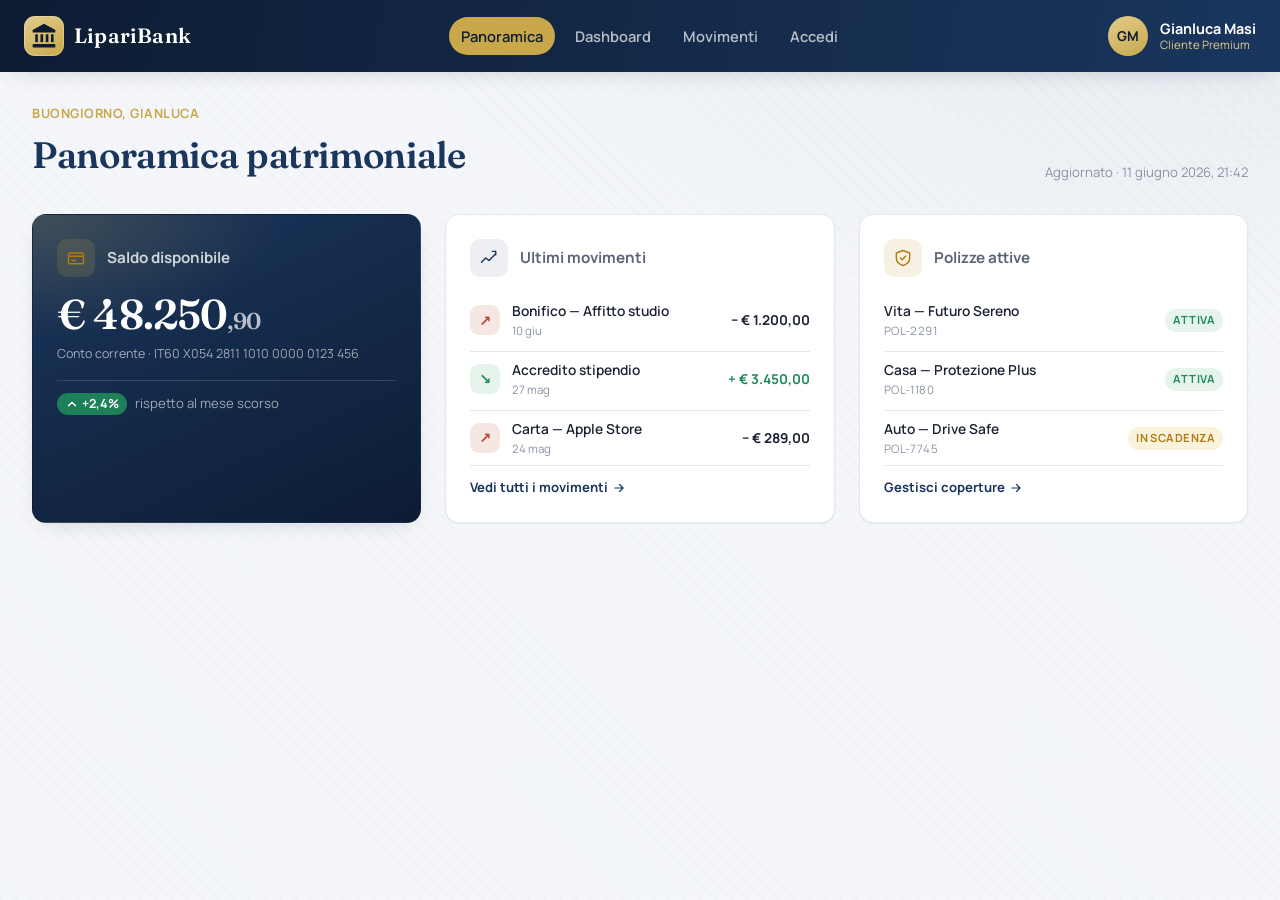
<file: Esercizio 2/index.html>
<!DOCTYPE html>
<html lang="it">
<head>
  <meta charset="UTF-8" />
  <meta name="viewport" content="width=device-width, initial-scale=1.0" />
  <meta name="description" content="LipariBank — Area riservata clienti. Gestisci saldo, movimenti e polizze." />
  <title>LipariBank · Area Riservata</title>

  <!-- Tipografia: Fraunces (display serif) + Manrope (corpo grotesque) -->
  <link rel="preconnect" href="https://fonts.googleapis.com" />
  <link rel="preconnect" href="https://fonts.gstatic.com" crossorigin />
  <link href="https://fonts.googleapis.com/css2?family=Fraunces:opsz,wght@9..144,400;9..144,500;9..144,600;9..144,700&family=Manrope:wght@400;500;600;700;800&display=swap" rel="stylesheet" />

  <link rel="stylesheet" href="css/styles.css" />
</head>
<body class="app">

  <!-- ============================ HEADER ============================ -->
  <header class="app-header">
    <!-- Logo -->
    <a class="app-header__brand" href="index.html" aria-label="LipariBank — Home">
      <span class="app-header__mark" aria-hidden="true">
        <svg viewBox="0 0 32 32" width="28" height="28" fill="none">
          <path d="M16 2 3 9v3h26V9L16 2Z" fill="currentColor"/>
          <rect x="6"  y="14" width="3" height="9" fill="currentColor"/>
          <rect x="12" y="14" width="3" height="9" fill="currentColor"/>
          <rect x="18" y="14" width="3" height="9" fill="currentColor"/>
          <rect x="24" y="14" width="3" height="9" fill="currentColor"/>
          <rect x="3"  y="25" width="26" height="4" rx="1" fill="currentColor"/>
        </svg>
      </span>
      <span class="app-header__name">LipariBank</span>
    </a>

    <!-- Nav -->
    <nav class="app-header__nav" aria-label="Navigazione primaria">
      <ul class="app-header__nav-list">
        <li><a class="app-header__nav-link app-header__nav-link--active" href="index.html" aria-current="page">Panoramica</a></li>
        <li><a class="app-header__nav-link" href="dashboard.html">Dashboard</a></li>
        <li><a class="app-header__nav-link" href="transactions.html">Movimenti</a></li>
        <li><a class="app-header__nav-link" href="login.html">Accedi</a></li>
      </ul>
    </nav>

    <!-- User info -->
    <div class="app-header__user">
      <span class="app-header__avatar" aria-hidden="true">GM</span>
      <span class="app-header__user-meta">
        <span class="app-header__user-name">Gianluca Masi</span>
        <span class="app-header__user-role">Cliente Premium</span>
      </span>
    </div>
  </header>

  <!-- ============================ SHELL ============================ -->
  <div class="shell">

    <!-- ----------------------- MAIN ----------------------- -->
    <main class="main" id="contenuto">
      <div class="main__head">
        <div>
          <p class="main__eyebrow">Buongiorno, Gianluca</p>
          <h1 class="main__title">Panoramica patrimoniale</h1>
        </div>
        <p class="main__date">Aggiornato · 11 giugno 2026, 21:42</p>
      </div>

      <section class="widgets" aria-label="Riepilogo conti">

        <!-- WIDGET · SALDO -->
        <article class="card card--feature">
          <header class="card__head">
            <span class="card__icon card__icon--gold" aria-hidden="true">
              <svg viewBox="0 0 24 24" width="20" height="20" fill="none" stroke="currentColor" stroke-width="1.7" stroke-linecap="round" stroke-linejoin="round">
                <rect x="3" y="6" width="18" height="13" rx="2"/><path d="M3 10h18"/><path d="M7 15h4"/>
              </svg>
            </span>
            <h2 class="card__title">Saldo disponibile</h2>
          </header>
          <p class="card__amount">€ 48.250<span class="card__decimals">,90</span></p>
          <p class="card__sub">Conto corrente · IT60 X054 2811 1010 0000 0123 456</p>
          <footer class="card__foot">
            <span class="card__trend card__trend--up">
              <svg viewBox="0 0 24 24" width="14" height="14" fill="none" stroke="currentColor" stroke-width="2.4" stroke-linecap="round" stroke-linejoin="round" aria-hidden="true"><path d="M6 15l6-6 6 6"/></svg>
              +2,4%
            </span>
            <span class="card__foot-label">rispetto al mese scorso</span>
          </footer>
        </article>

        <!-- WIDGET · MOVIMENTI -->
        <article class="card">
          <header class="card__head">
            <span class="card__icon" aria-hidden="true">
              <svg viewBox="0 0 24 24" width="20" height="20" fill="none" stroke="currentColor" stroke-width="1.7" stroke-linecap="round" stroke-linejoin="round">
                <path d="M3 17l5-5 4 3 8-8"/><path d="M16 4h4v4"/>
              </svg>
            </span>
            <h2 class="card__title">Ultimi movimenti</h2>
          </header>

          <ul class="txn">
            <li class="txn__row">
              <span class="txn__icon txn__icon--out" aria-hidden="true">↗</span>
              <span class="txn__body">
                <span class="txn__name">Bonifico — Affitto studio</span>
                <span class="txn__date">10 giu</span>
              </span>
              <span class="txn__amount txn__amount--out">− € 1.200,00</span>
            </li>
            <li class="txn__row">
              <span class="txn__icon txn__icon--in" aria-hidden="true">↘</span>
              <span class="txn__body">
                <span class="txn__name">Accredito stipendio</span>
                <span class="txn__date">27 mag</span>
              </span>
              <span class="txn__amount txn__amount--in">+ € 3.450,00</span>
            </li>
            <li class="txn__row">
              <span class="txn__icon txn__icon--out" aria-hidden="true">↗</span>
              <span class="txn__body">
                <span class="txn__name">Carta — Apple Store</span>
                <span class="txn__date">24 mag</span>
              </span>
              <span class="txn__amount txn__amount--out">− € 289,00</span>
            </li>
          </ul>

          <footer class="card__foot card__foot--link">
            <a class="card__link" href="#">Vedi tutti i movimenti
              <svg viewBox="0 0 24 24" width="14" height="14" fill="none" stroke="currentColor" stroke-width="2" stroke-linecap="round" stroke-linejoin="round" aria-hidden="true"><path d="M5 12h14M13 6l6 6-6 6"/></svg>
            </a>
          </footer>
        </article>

        <!-- WIDGET · POLIZZE -->
        <article class="card">
          <header class="card__head">
            <span class="card__icon card__icon--gold" aria-hidden="true">
              <svg viewBox="0 0 24 24" width="20" height="20" fill="none" stroke="currentColor" stroke-width="1.7" stroke-linecap="round" stroke-linejoin="round">
                <path d="M12 3l8 3v6c0 5-3.5 7.5-8 9-4.5-1.5-8-4-8-9V6l8-3Z"/><path d="M9 12l2 2 4-4"/>
              </svg>
            </span>
            <h2 class="card__title">Polizze attive</h2>
          </header>

          <ul class="policy">
            <li class="policy__row">
              <span class="policy__body">
                <span class="policy__name">Vita — Futuro Sereno</span>
                <span class="policy__id">POL-2291</span>
              </span>
              <span class="policy__state policy__state--active">Attiva</span>
            </li>
            <li class="policy__row">
              <span class="policy__body">
                <span class="policy__name">Casa — Protezione Plus</span>
                <span class="policy__id">POL-1180</span>
              </span>
              <span class="policy__state policy__state--active">Attiva</span>
            </li>
            <li class="policy__row">
              <span class="policy__body">
                <span class="policy__name">Auto — Drive Safe</span>
                <span class="policy__id">POL-7745</span>
              </span>
              <span class="policy__state policy__state--soon">In scadenza</span>
            </li>
          </ul>

          <footer class="card__foot card__foot--link">
            <a class="card__link" href="#">Gestisci coperture
              <svg viewBox="0 0 24 24" width="14" height="14" fill="none" stroke="currentColor" stroke-width="2" stroke-linecap="round" stroke-linejoin="round" aria-hidden="true"><path d="M5 12h14M13 6l6 6-6 6"/></svg>
            </a>
          </footer>
        </article>

      </section>
    </main>
  </div>
</body>
</html>
</file>
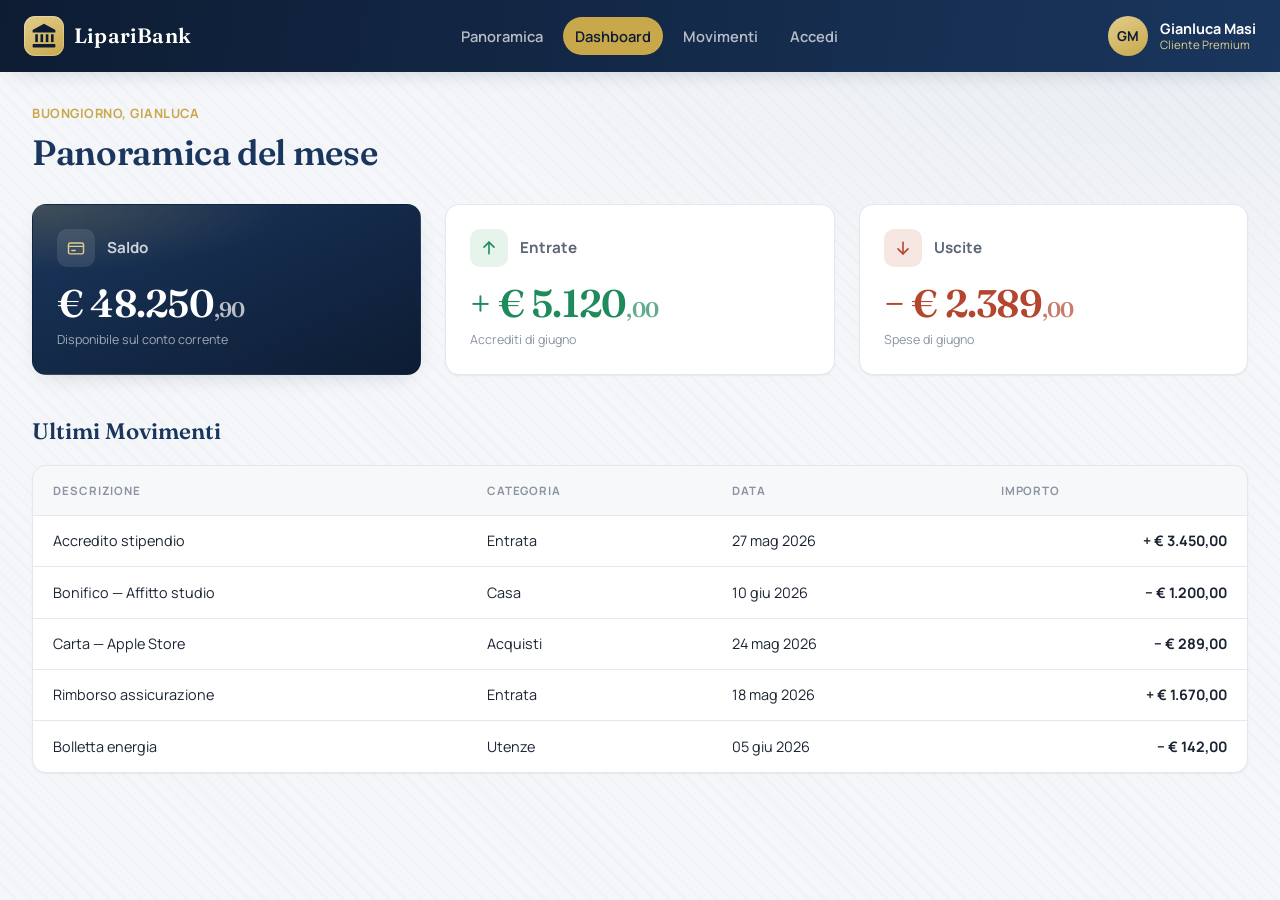
<file: Esercizio 2/dashboard.html>
<!DOCTYPE html>
<html lang="it">
<head>
  <meta charset="UTF-8" />
  <meta name="viewport" content="width=device-width, initial-scale=1.0" />
  <meta name="description" content="LipariBank — Dashboard: saldo, entrate, uscite e ultimi movimenti." />
  <title>LipariBank · Dashboard</title>

  <!-- Tipografia: Fraunces (display serif) + Manrope (corpo grotesque) -->
  <link rel="preconnect" href="https://fonts.googleapis.com" />
  <link rel="preconnect" href="https://fonts.gstatic.com" crossorigin />
  <link href="https://fonts.googleapis.com/css2?family=Fraunces:opsz,wght@9..144,400;9..144,500;9..144,600;9..144,700&family=Manrope:wght@400;500;600;700;800&display=swap" rel="stylesheet" />

  <link rel="stylesheet" href="css/dashboard.css" />
</head>
<body class="dashboard-body">

  <!-- ============================ HEADER ============================ -->
  <header class="app-header">
    <!-- Logo -->
    <a class="app-header__brand" href="index.html" aria-label="LipariBank — Home">
      <span class="app-header__mark" aria-hidden="true">
        <svg viewBox="0 0 32 32" width="28" height="28" fill="none">
          <path d="M16 2 3 9v3h26V9L16 2Z" fill="currentColor"/>
          <rect x="6"  y="14" width="3" height="9" fill="currentColor"/>
          <rect x="12" y="14" width="3" height="9" fill="currentColor"/>
          <rect x="18" y="14" width="3" height="9" fill="currentColor"/>
          <rect x="24" y="14" width="3" height="9" fill="currentColor"/>
          <rect x="3"  y="25" width="26" height="4" rx="1" fill="currentColor"/>
        </svg>
      </span>
      <span class="app-header__name">LipariBank</span>
    </a>

    <!-- Nav -->
    <nav class="app-header__nav" aria-label="Navigazione primaria">
      <ul class="app-header__nav-list">
        <li><a class="app-header__nav-link" href="index.html">Panoramica</a></li>
        <li><a class="app-header__nav-link app-header__nav-link--active" href="dashboard.html" aria-current="page">Dashboard</a></li>
        <li><a class="app-header__nav-link" href="transactions.html">Movimenti</a></li>
        <li><a class="app-header__nav-link" href="login.html">Accedi</a></li>
      </ul>
    </nav>

    <!-- User info -->
    <div class="app-header__user">
      <span class="app-header__avatar" aria-hidden="true">GM</span>
      <span class="app-header__user-meta">
        <span class="app-header__user-name">Gianluca Masi</span>
        <span class="app-header__user-role">Cliente Premium</span>
      </span>
    </div>
  </header>

  <!-- ============================ SHELL ============================ -->
  <div class="app-shell">

    <!-- ----------------------- MAIN ----------------------- -->
    <main class="app-main">

      <div class="app-main__head">
        <p class="app-main__eyebrow">Buongiorno, Gianluca</p>
        <h1 class="app-main__title">Panoramica del mese</h1>
      </div>

      <!-- WIDGET GRID -->
      <section class="widget-grid" aria-label="Riepilogo del mese">

        <article class="widget widget--feature">
          <header class="widget__head">
            <span class="widget__icon" aria-hidden="true">
              <svg viewBox="0 0 24 24" width="20" height="20" fill="none" stroke="currentColor" stroke-width="1.7" stroke-linecap="round" stroke-linejoin="round">
                <rect x="3" y="6" width="18" height="13" rx="2"/><path d="M3 10h18"/><path d="M7 15h4"/>
              </svg>
            </span>
            <h2 class="widget__title">Saldo</h2>
          </header>
          <p class="widget__amount">€ 48.250<span class="widget__decimals">,90</span></p>
          <p class="widget__sub">Disponibile sul conto corrente</p>
        </article>

        <article class="widget">
          <header class="widget__head">
            <span class="widget__icon widget__icon--in" aria-hidden="true">
              <svg viewBox="0 0 24 24" width="20" height="20" fill="none" stroke="currentColor" stroke-width="1.9" stroke-linecap="round" stroke-linejoin="round">
                <path d="M12 19V5"/><path d="M6 11l6-6 6 6"/>
              </svg>
            </span>
            <h2 class="widget__title">Entrate</h2>
          </header>
          <p class="widget__amount widget__amount--in">+ € 5.120<span class="widget__decimals">,00</span></p>
          <p class="widget__sub">Accrediti di giugno</p>
        </article>

        <article class="widget">
          <header class="widget__head">
            <span class="widget__icon widget__icon--out" aria-hidden="true">
              <svg viewBox="0 0 24 24" width="20" height="20" fill="none" stroke="currentColor" stroke-width="1.9" stroke-linecap="round" stroke-linejoin="round">
                <path d="M12 5v14"/><path d="M6 13l6 6 6-6"/>
              </svg>
            </span>
            <h2 class="widget__title">Uscite</h2>
          </header>
          <p class="widget__amount widget__amount--out">− € 2.389<span class="widget__decimals">,00</span></p>
          <p class="widget__sub">Spese di giugno</p>
        </article>

      </section>

      <!-- TRANSACTIONS -->
      <section class="transactions-section" aria-label="Ultimi movimenti">
        <h2 class="transactions-section__title">Ultimi Movimenti</h2>

        <div class="transactions-section__table-wrap">
          <table class="transactions">
            <thead>
              <tr>
                <th scope="col">Descrizione</th>
                <th scope="col">Categoria</th>
                <th scope="col">Data</th>
                <th scope="col" class="transactions__col-amount">Importo</th>
              </tr>
            </thead>
            <tbody>
              <tr>
                <td>Accredito stipendio</td>
                <td>Entrata</td>
                <td>27 mag 2026</td>
                <td class="transactions__amount transactions__amount--in">+ € 3.450,00</td>
              </tr>
              <tr>
                <td>Bonifico — Affitto studio</td>
                <td>Casa</td>
                <td>10 giu 2026</td>
                <td class="transactions__amount transactions__amount--out">− € 1.200,00</td>
              </tr>
              <tr>
                <td>Carta — Apple Store</td>
                <td>Acquisti</td>
                <td>24 mag 2026</td>
                <td class="transactions__amount transactions__amount--out">− € 289,00</td>
              </tr>
              <tr>
                <td>Rimborso assicurazione</td>
                <td>Entrata</td>
                <td>18 mag 2026</td>
                <td class="transactions__amount transactions__amount--in">+ € 1.670,00</td>
              </tr>
              <tr>
                <td>Bolletta energia</td>
                <td>Utenze</td>
                <td>05 giu 2026</td>
                <td class="transactions__amount transactions__amount--out">− € 142,00</td>
              </tr>
            </tbody>
          </table>
        </div>
      </section>

    </main>
  </div>

</body>
</html>
</file>
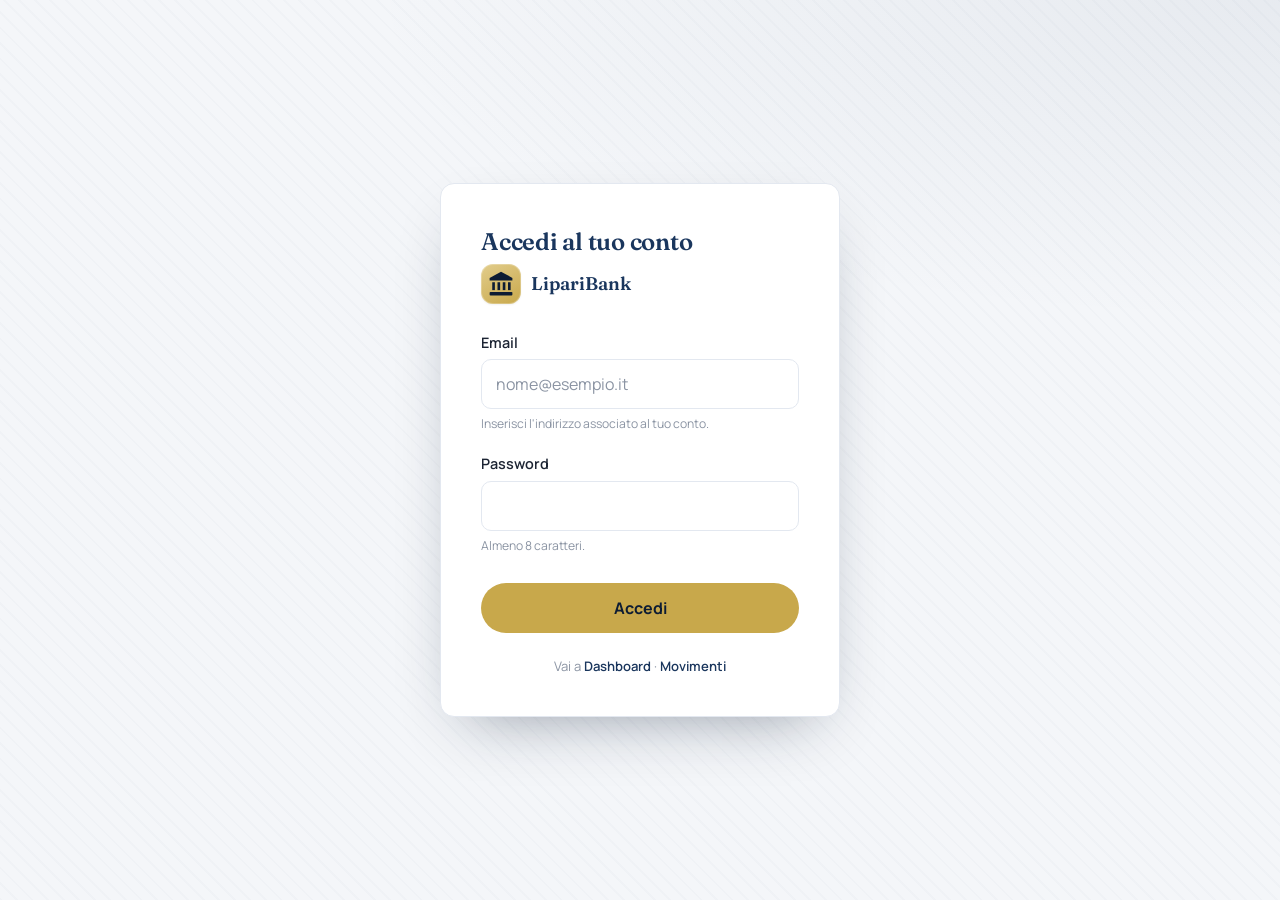
<file: Esercizio 2/login.html>
<!DOCTYPE html>
<html lang="it">
<head>
  <meta charset="UTF-8" />
  <meta name="viewport" content="width=device-width, initial-scale=1.0" />
  <meta name="description" content="LipariBank — Accedi alla tua area riservata in modo sicuro." />
  <title>LipariBank · Accedi</title>

  <!-- Tipografia: Fraunces (display serif) + Manrope (corpo grotesque) -->
  <link rel="preconnect" href="https://fonts.googleapis.com" />
  <link rel="preconnect" href="https://fonts.gstatic.com" crossorigin />
  <link href="https://fonts.googleapis.com/css2?family=Fraunces:opsz,wght@9..144,400;9..144,500;9..144,600;9..144,700&family=Manrope:wght@400;500;600;700;800&display=swap" rel="stylesheet" />

  <link rel="stylesheet" href="css/components.css" />
</head>
<body class="login-page-body">

  <main class="login-page">
    <form class="login" action="#" method="post" novalidate>
      <fieldset class="login__fieldset">
        <legend class="login__legend">Accedi al tuo conto</legend>

        <!-- Brand: link alla panoramica -->
        <a class="login__brand" href="index.html" aria-label="LipariBank — Home">
          <span class="login__brand-mark" aria-hidden="true">
            <svg viewBox="0 0 32 32" width="28" height="28" fill="none">
              <path d="M16 2 3 9v3h26V9L16 2Z" fill="currentColor"/>
              <rect x="6"  y="14" width="3" height="9" fill="currentColor"/>
              <rect x="12" y="14" width="3" height="9" fill="currentColor"/>
              <rect x="18" y="14" width="3" height="9" fill="currentColor"/>
              <rect x="24" y="14" width="3" height="9" fill="currentColor"/>
              <rect x="3"  y="25" width="26" height="4" rx="1" fill="currentColor"/>
            </svg>
          </span>
          <span class="login__brand-name">LipariBank</span>
        </a>

        <div class="login__field">
          <label class="login__label" for="email">Email</label>
          <input class="login__input" id="email" name="email"
                 type="email" required autocomplete="email"
                 aria-describedby="email-hint" placeholder="nome@esempio.it" />
          <small class="login__hint" id="email-hint">Inserisci l'indirizzo associato al tuo conto.</small>
        </div>

        <div class="login__field">
          <label class="login__label" for="password">Password</label>
          <input class="login__input" id="password" name="password"
                 type="password" required minlength="8"
                 autocomplete="current-password"
                 aria-describedby="password-hint" />
          <small class="login__hint" id="password-hint">Almeno 8 caratteri.</small>
        </div>

        <button class="login__submit" type="submit">Accedi</button>

        <p class="login__alt">
          Vai a
          <a class="login__alt-link" href="dashboard.html">Dashboard</a> ·
          <a class="login__alt-link" href="transactions.html">Movimenti</a>
        </p>
      </fieldset>
    </form>
  </main>

</body>
</html>
</file>
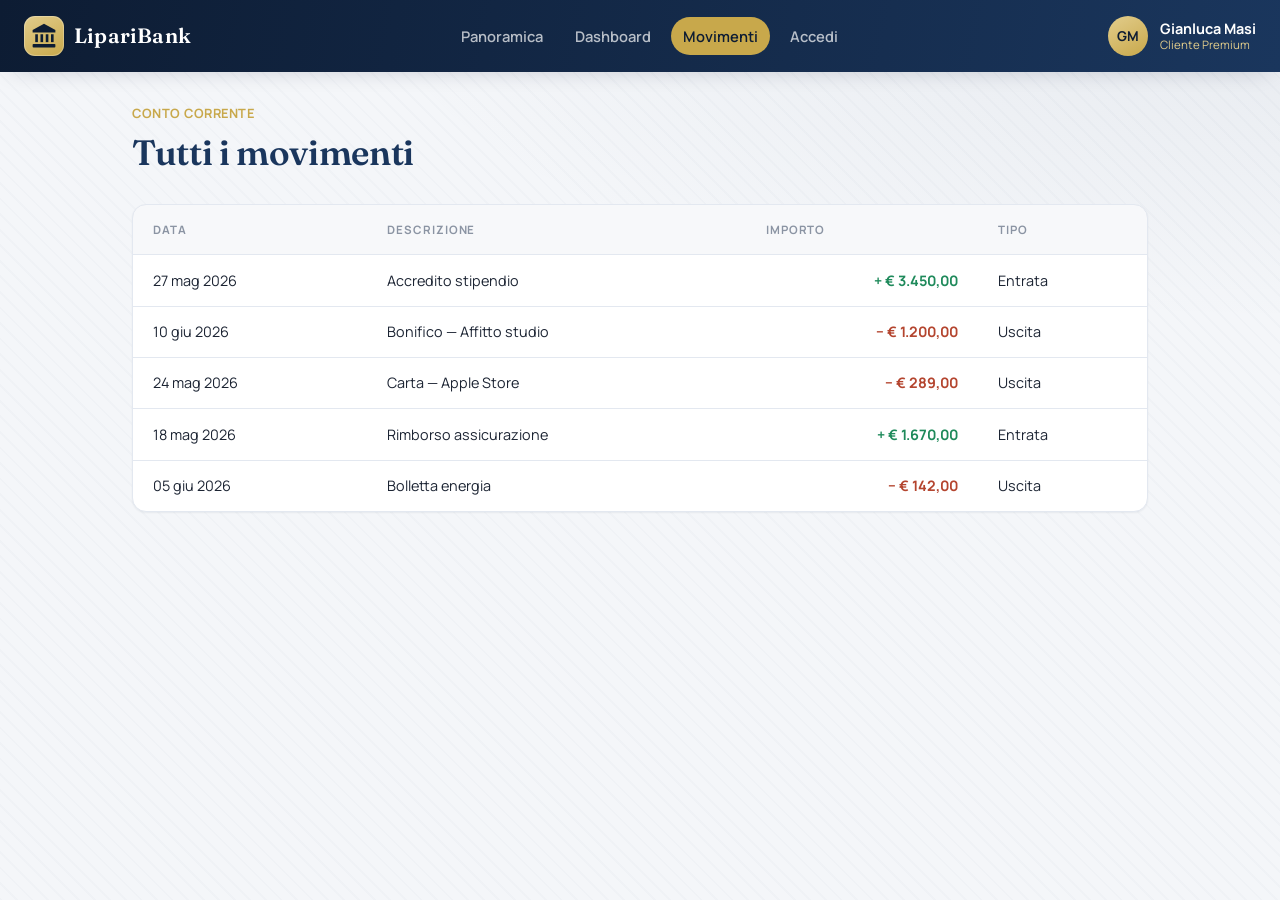
<file: Esercizio 2/transactions.html>
<!DOCTYPE html>
<html lang="it">
<head>
  <meta charset="UTF-8" />
  <meta name="viewport" content="width=device-width, initial-scale=1.0" />
  <meta name="description" content="LipariBank — Elenco completo dei movimenti del conto." />
  <title>LipariBank · Movimenti</title>

  <!-- Tipografia: Fraunces (display serif) + Manrope (corpo grotesque) -->
  <link rel="preconnect" href="https://fonts.googleapis.com" />
  <link rel="preconnect" href="https://fonts.gstatic.com" crossorigin />
  <link href="https://fonts.googleapis.com/css2?family=Fraunces:opsz,wght@9..144,400;9..144,500;9..144,600;9..144,700&family=Manrope:wght@400;500;600;700;800&display=swap" rel="stylesheet" />

  <link rel="stylesheet" href="css/transactions.css" />
</head>
<body class="transactions-body">

  <!-- ============================ HEADER ============================ -->
  <header class="app-header">
    <a class="app-header__brand" href="index.html" aria-label="LipariBank — Home">
      <span class="app-header__mark" aria-hidden="true">
        <svg viewBox="0 0 32 32" width="28" height="28" fill="none">
          <path d="M16 2 3 9v3h26V9L16 2Z" fill="currentColor"/>
          <rect x="6"  y="14" width="3" height="9" fill="currentColor"/>
          <rect x="12" y="14" width="3" height="9" fill="currentColor"/>
          <rect x="18" y="14" width="3" height="9" fill="currentColor"/>
          <rect x="24" y="14" width="3" height="9" fill="currentColor"/>
          <rect x="3"  y="25" width="26" height="4" rx="1" fill="currentColor"/>
        </svg>
      </span>
      <span class="app-header__name">LipariBank</span>
    </a>

    <nav class="app-header__nav" aria-label="Navigazione primaria">
      <ul class="app-header__nav-list">
        <li><a class="app-header__nav-link" href="index.html">Panoramica</a></li>
        <li><a class="app-header__nav-link" href="dashboard.html">Dashboard</a></li>
        <li><a class="app-header__nav-link app-header__nav-link--active" href="transactions.html" aria-current="page">Movimenti</a></li>
        <li><a class="app-header__nav-link" href="login.html">Accedi</a></li>
      </ul>
    </nav>

    <div class="app-header__user">
      <span class="app-header__avatar" aria-hidden="true">GM</span>
      <span class="app-header__user-meta">
        <span class="app-header__user-name">Gianluca Masi</span>
        <span class="app-header__user-role">Cliente Premium</span>
      </span>
    </div>
  </header>

  <!-- ============================ MAIN ============================ -->
  <main class="app-main">
    <div class="app-main__head">
      <p class="app-main__eyebrow">Conto corrente</p>
      <h1 class="app-main__title">Tutti i movimenti</h1>
    </div>

    <div class="table-wrap">
      <table class="transactions">
        <thead>
          <tr>
            <th scope="col">Data</th>
            <th scope="col">Descrizione</th>
            <th scope="col" class="transactions__col-amount">Importo</th>
            <th scope="col">Tipo</th>
          </tr>
        </thead>
        <tbody>
          <tr data-transaction-id="T001" data-type="credit">
            <td data-label="Data">27 mag 2026</td>
            <td data-label="Descrizione">Accredito stipendio</td>
            <td data-label="Importo" class="amount amount--credit">+ € 3.450,00</td>
            <td data-label="Tipo">Entrata</td>
          </tr>
          <tr data-transaction-id="T002" data-type="debit">
            <td data-label="Data">10 giu 2026</td>
            <td data-label="Descrizione">Bonifico — Affitto studio</td>
            <td data-label="Importo" class="amount amount--debit">− € 1.200,00</td>
            <td data-label="Tipo">Uscita</td>
          </tr>
          <tr data-transaction-id="T003" data-type="debit">
            <td data-label="Data">24 mag 2026</td>
            <td data-label="Descrizione">Carta — Apple Store</td>
            <td data-label="Importo" class="amount amount--debit">− € 289,00</td>
            <td data-label="Tipo">Uscita</td>
          </tr>
          <tr data-transaction-id="T004" data-type="credit">
            <td data-label="Data">18 mag 2026</td>
            <td data-label="Descrizione">Rimborso assicurazione</td>
            <td data-label="Importo" class="amount amount--credit">+ € 1.670,00</td>
            <td data-label="Tipo">Entrata</td>
          </tr>
          <tr data-transaction-id="T005" data-type="debit">
            <td data-label="Data">05 giu 2026</td>
            <td data-label="Descrizione">Bolletta energia</td>
            <td data-label="Importo" class="amount amount--debit">− € 142,00</td>
            <td data-label="Tipo">Uscita</td>
          </tr>
        </tbody>
      </table>
    </div>
  </main>

</body>
</html>
</file>
<file: Esercizio 2/css/styles.css>
*, *::before, *::after {
  box-sizing: border-box;
}

* {
  margin: 0;
}

html {
  scroll-behavior: smooth;
}

body.app {
  font-family: "Manrope", "Segoe UI", system-ui, sans-serif;
  color: #1c2433;
  background-color: #f4f6f9;
  background-image: radial-gradient(120% 60% at 100% 0%, rgba(26, 54, 93, 0.06), transparent 60%), repeating-linear-gradient(45deg, rgba(26, 54, 93, 0.018) 0 2px, transparent 2px 11px);
  -webkit-font-smoothing: antialiased;
  line-height: 1.5;
  min-height: 100vh;
}

a {
  color: inherit;
  text-decoration: none;
}

ul {
  list-style: none;
  padding: 0;
}

button {
  font: inherit;
  cursor: pointer;
  border: 0;
  background: none;
}

svg {
  display: block;
}

.app-header {
  position: sticky;
  top: 0;
  z-index: 50;
  height: 72px;
  display: flex;
  justify-content: space-between;
  align-items: center;
  padding: 0 1.5rem;
  background: linear-gradient(100deg, #0d1c33, #1a365d);
  color: #fff;
  box-shadow: 0 8px 24px -12px rgba(13, 28, 51, 0.22);
}
.app-header__brand {
  display: flex;
  align-items: center;
  gap: 0.625rem;
}
.app-header__brand:focus-visible {
  outline: 2px solid #c8a84b;
  outline-offset: 2px;
}
.app-header__mark {
  display: flex;
  align-items: center;
  justify-content: center;
  width: 40px;
  height: 40px;
  border-radius: 11px;
  color: #0d1c33;
  background: linear-gradient(150deg, #e2cd8c, #c8a84b);
  box-shadow: inset 0 0 0 1px rgba(255, 255, 255, 0.25), 0 1px 2px rgba(13, 28, 51, 0.06);
}
.app-header__name {
  font-family: "Fraunces", Georgia, "Times New Roman", serif;
  font-weight: 600;
  font-size: 1.3rem;
  letter-spacing: 0.2px;
}
@media (max-width: 767px) {
  .app-header__nav {
    display: none;
  }
}
.app-header__nav-list {
  display: flex;
  gap: 0.5rem;
}
.app-header__nav-link {
  display: inline-block;
  padding: 0.5rem 0.75rem;
  border-radius: 999px;
  font-size: 0.92rem;
  font-weight: 600;
  color: rgba(255, 255, 255, 0.7);
  transition: color 0.18s ease, background-color 0.18s ease;
}
.app-header__nav-link:focus-visible {
  outline: 2px solid #c8a84b;
  outline-offset: 2px;
}
.app-header__nav-link:hover {
  color: #fff;
  background: rgba(255, 255, 255, 0.08);
}
.app-header__nav-link--active {
  color: #0d1c33;
  background: #c8a84b;
}
.app-header__nav-link--active:hover {
  background: #e2cd8c;
}
.app-header__user {
  display: flex;
  align-items: center;
  gap: 0.75rem;
}
.app-header__avatar {
  display: flex;
  align-items: center;
  justify-content: center;
  width: 40px;
  height: 40px;
  border-radius: 50%;
  font-weight: 700;
  font-size: 0.85rem;
  color: #0d1c33;
  background: linear-gradient(150deg, #e2cd8c, #c8a84b);
}
.app-header__user-meta {
  display: flex;
  flex-direction: column;
  line-height: 1.2;
}
.app-header__user-name {
  font-weight: 700;
  font-size: 0.9rem;
}
.app-header__user-role {
  font-size: 0.72rem;
  color: #e2cd8c;
}
@media (max-width: 767px) {
  .app-header__user-meta {
    display: none;
  }
}

.shell {
  max-width: 1440px;
  margin: 0 auto;
}

.main {
  padding: 2rem 2rem 3.5rem;
}
@media (max-width: 767px) {
  .main {
    padding: 1.5rem 1rem 2.5rem;
  }
}
.main__head {
  display: flex;
  align-items: flex-end;
  justify-content: space-between;
  gap: 1rem;
  flex-wrap: wrap;
  margin-bottom: 2rem;
}
.main__eyebrow {
  font-size: 0.8rem;
  font-weight: 700;
  letter-spacing: 0.04em;
  color: #c8a84b;
  text-transform: uppercase;
}
.main__title {
  font-family: "Fraunces", Georgia, "Times New Roman", serif;
  font-weight: 600;
  font-size: clamp(1.6rem, 3vw, 2.3rem);
  color: #1a365d;
  letter-spacing: -0.01em;
  margin-top: 0.25rem;
}
.main__date {
  font-size: 0.82rem;
  color: #8b94a3;
}

.widgets {
  display: grid;
  gap: 1.5rem;
  grid-template-columns: 1fr;
}
@media (max-width: 767px) {
  .widgets {
    gap: 1rem;
  }
}
@media (min-width: 768px) {
  .widgets {
    grid-template-columns: repeat(2, 1fr);
  }
}
@media (min-width: 992px) {
  .widgets {
    grid-template-columns: repeat(3, 1fr);
  }
}

.card {
  display: flex;
  flex-direction: column;
  padding: 1.5rem;
  background: #ffffff;
  border: 1px solid #e3e8f0;
  border-radius: 14px;
  box-shadow: 0 1px 2px rgba(13, 28, 51, 0.06);
  transition: box-shadow 0.22s ease, transform 0.22s ease, border-color 0.22s ease;
}
.card:hover {
  transform: translateY(-3px);
  box-shadow: 0 8px 24px -12px rgba(13, 28, 51, 0.22);
  border-color: rgba(200, 168, 75, 0.5);
}
.card__head {
  display: flex;
  align-items: center;
  gap: 0.75rem;
  margin-bottom: 1rem;
}
.card__icon {
  display: flex;
  align-items: center;
  justify-content: center;
  width: 38px;
  height: 38px;
  border-radius: 10px;
  color: #1a365d;
  background: rgba(26, 54, 93, 0.08);
}
.card__icon--gold {
  color: #b07d12;
  background: rgba(200, 168, 75, 0.16);
}
.card__title {
  font-size: 0.95rem;
  font-weight: 700;
  color: #5a6577;
}
.card--feature {
  color: #fff;
  border-color: transparent;
  background: radial-gradient(130% 80% at 0% 0%, rgba(200, 168, 75, 0.22), transparent 50%), linear-gradient(155deg, #1a365d, #0d1c33);
  box-shadow: 0 8px 24px -12px rgba(13, 28, 51, 0.22);
}
.card--feature .card__title {
  color: rgba(255, 255, 255, 0.78);
}
.card--feature .card__sub {
  color: rgba(255, 255, 255, 0.6);
}
.card--feature .card__foot-label {
  color: rgba(255, 255, 255, 0.6);
}
.card__amount {
  font-family: "Fraunces", Georgia, "Times New Roman", serif;
  font-weight: 600;
  font-size: clamp(2rem, 4vw, 2.6rem);
  letter-spacing: -0.02em;
  line-height: 1.05;
}
.card__decimals {
  font-size: 0.55em;
  opacity: 0.7;
}
.card__sub {
  margin-top: 0.5rem;
  font-size: 0.78rem;
  color: #8b94a3;
}
.card__foot {
  margin-top: 1rem;
  padding-top: 0.75rem;
  border-top: 1px solid rgba(255, 255, 255, 0.14);
  display: flex;
  align-items: center;
  gap: 0.5rem;
  font-size: 0.82rem;
}
.card__foot--link {
  border-top-color: #e3e8f0;
  margin-top: auto;
}
.card__foot-label {
  color: #8b94a3;
}
.card__link {
  display: inline-flex;
  align-items: center;
  gap: 0.25rem;
  font-weight: 700;
  color: #1a365d;
  transition: gap 0.18s ease, color 0.18s ease;
}
.card__link:focus-visible {
  outline: 2px solid #c8a84b;
  outline-offset: 2px;
}
.card__link:hover {
  gap: 0.5rem;
  color: #c8a84b;
}

.card__trend {
  display: inline-flex;
  align-items: center;
  gap: 3px;
  padding: 2px 0.5rem;
  border-radius: 999px;
  font-weight: 700;
  font-size: 0.78rem;
}
.card__trend--up {
  color: #fff;
  background: rgba(31, 138, 91, 0.9);
}

.txn {
  display: flex;
  flex-direction: column;
  gap: 0.25rem;
}
.txn__row {
  display: flex;
  align-items: center;
  gap: 0.75rem;
  padding: 0.5rem 0;
}
.txn__row + .txn__row {
  border-top: 1px solid #e3e8f0;
}
.txn__icon {
  display: flex;
  align-items: center;
  justify-content: center;
  width: 30px;
  height: 30px;
  border-radius: 9px;
  font-size: 0.9rem;
  font-weight: 700;
  flex-shrink: 0;
}
.txn__icon--in {
  color: #1f8a5b;
  background: #e6f4ec;
}
.txn__icon--out {
  color: #b4452f;
  background: #f6e7e3;
}
.txn__body {
  display: flex;
  flex-direction: column;
  min-width: 0;
  flex: 1;
}
.txn__name {
  font-size: 0.86rem;
  font-weight: 600;
  color: #1c2433;
  white-space: nowrap;
  overflow: hidden;
  text-overflow: ellipsis;
}
.txn__date {
  font-size: 0.72rem;
  color: #8b94a3;
}
.txn__amount {
  font-weight: 700;
  font-size: 0.85rem;
  white-space: nowrap;
}
.txn__amount--in {
  color: #1f8a5b;
}
.txn__amount--out {
  color: #1c2433;
}

.policy {
  display: flex;
  flex-direction: column;
  gap: 0.25rem;
}
.policy__row {
  display: flex;
  align-items: center;
  justify-content: space-between;
  gap: 0.75rem;
  padding: 0.5rem 0;
}
.policy__row + .policy__row {
  border-top: 1px solid #e3e8f0;
}
.policy__body {
  display: flex;
  flex-direction: column;
}
.policy__name {
  font-size: 0.86rem;
  font-weight: 600;
}
.policy__id {
  font-size: 0.72rem;
  color: #8b94a3;
  letter-spacing: 0.04em;
}
.policy__state {
  font-size: 0.7rem;
  font-weight: 700;
  padding: 3px 0.5rem;
  border-radius: 999px;
  text-transform: uppercase;
  letter-spacing: 0.04em;
}
.policy__state--active {
  color: #1f8a5b;
  background: #e6f4ec;
}
.policy__state--soon {
  color: #b07d12;
  background: #fbf2dc;
}
</file>
<file: Esercizio 2/css/dashboard.css>
*, *::before, *::after {
  box-sizing: border-box;
}

* {
  margin: 0;
}

a {
  color: inherit;
  text-decoration: none;
}

ul {
  list-style: none;
  padding: 0;
}

svg {
  display: block;
}

.dashboard-body {
  font-family: "Manrope", "Segoe UI", system-ui, sans-serif;
  color: #1c2433;
  background-color: #f4f6f9;
  background-image: radial-gradient(120% 60% at 100% 0%, rgba(26, 54, 93, 0.06), transparent 60%), repeating-linear-gradient(45deg, rgba(26, 54, 93, 0.018) 0 2px, transparent 2px 11px);
  -webkit-font-smoothing: antialiased;
  line-height: 1.5;
  min-height: 100vh;
}

.app-header {
  position: sticky;
  top: 0;
  z-index: 50;
  height: 72px;
  display: flex;
  justify-content: space-between;
  align-items: center;
  padding: 0 1.5rem;
  background: linear-gradient(100deg, #0d1c33, #1a365d);
  color: #fff;
  box-shadow: 0 8px 24px -12px rgba(13, 28, 51, 0.22);
}
.app-header__brand {
  display: flex;
  align-items: center;
  gap: 0.625rem;
}
.app-header__brand:focus-visible {
  outline: 2px solid #c8a84b;
  outline-offset: 2px;
}
.app-header__mark {
  display: flex;
  align-items: center;
  justify-content: center;
  width: 40px;
  height: 40px;
  border-radius: 11px;
  color: #0d1c33;
  background: linear-gradient(150deg, #e2cd8c, #c8a84b);
  box-shadow: inset 0 0 0 1px rgba(255, 255, 255, 0.25), 0 1px 2px rgba(13, 28, 51, 0.06);
}
.app-header__name {
  font-family: "Fraunces", Georgia, "Times New Roman", serif;
  font-weight: 600;
  font-size: 1.3rem;
  letter-spacing: 0.2px;
}
@media (max-width: 767px) {
  .app-header__nav {
    display: none;
  }
}
.app-header__nav-list {
  display: flex;
  gap: 0.5rem;
}
.app-header__nav-link {
  display: inline-block;
  padding: 0.5rem 0.75rem;
  border-radius: 999px;
  font-size: 0.92rem;
  font-weight: 600;
  color: rgba(255, 255, 255, 0.7);
  transition: color 0.18s ease, background-color 0.18s ease;
}
.app-header__nav-link:focus-visible {
  outline: 2px solid #c8a84b;
  outline-offset: 2px;
}
.app-header__nav-link:hover {
  color: #fff;
  background: rgba(255, 255, 255, 0.08);
}
.app-header__nav-link--active {
  color: #0d1c33;
  background: #c8a84b;
}
.app-header__nav-link--active:hover {
  background: #e2cd8c;
}
.app-header__user {
  display: flex;
  align-items: center;
  gap: 0.75rem;
}
.app-header__avatar {
  display: flex;
  align-items: center;
  justify-content: center;
  width: 40px;
  height: 40px;
  border-radius: 50%;
  font-weight: 700;
  font-size: 0.85rem;
  color: #0d1c33;
  background: linear-gradient(150deg, #e2cd8c, #c8a84b);
}
.app-header__user-meta {
  display: flex;
  flex-direction: column;
  line-height: 1.2;
}
.app-header__user-name {
  font-weight: 700;
  font-size: 0.9rem;
}
.app-header__user-role {
  font-size: 0.72rem;
  color: #e2cd8c;
}
@media (max-width: 767px) {
  .app-header__user-meta {
    display: none;
  }
}

.app-shell {
  max-width: 1440px;
  margin: 0 auto;
}

.app-main {
  padding: 2rem 2rem 3.5rem;
}
@media (max-width: 767px) {
  .app-main {
    padding: 1.5rem 1rem 2.5rem;
  }
}
.app-main__head {
  margin-bottom: 1.5rem;
}
.app-main__eyebrow {
  font-size: 0.8rem;
  font-weight: 700;
  letter-spacing: 0.04em;
  text-transform: uppercase;
  color: #c8a84b;
}
.app-main__title {
  font-family: "Fraunces", Georgia, "Times New Roman", serif;
  font-weight: 600;
  font-size: clamp(1.6rem, 3vw, 2.2rem);
  color: #1a365d;
  letter-spacing: -0.01em;
  margin-top: 0.25rem;
}

.widget-grid {
  display: grid;
  gap: 24px;
  margin-bottom: 2.5rem;
  grid-template-columns: 1fr;
}
@media (min-width: 768px) {
  .widget-grid {
    grid-template-columns: repeat(2, 1fr);
  }
}
@media (min-width: 992px) {
  .widget-grid {
    grid-template-columns: repeat(3, 1fr);
  }
}

.widget {
  background: #ffffff;
  border: 1px solid #e3e8f0;
  border-radius: 14px;
  box-shadow: 0 1px 2px rgba(13, 28, 51, 0.06);
  transition: box-shadow 0.22s ease, transform 0.22s ease, border-color 0.22s ease;
}
.widget:hover {
  transform: translateY(-3px);
  box-shadow: 0 8px 24px -12px rgba(13, 28, 51, 0.22);
  border-color: rgba(200, 168, 75, 0.5);
}
.widget {
  display: flex;
  flex-direction: column;
  padding: 1.5rem;
}
.widget__head {
  display: flex;
  align-items: center;
  gap: 0.75rem;
  margin-bottom: 1rem;
}
.widget__icon {
  display: flex;
  align-items: center;
  justify-content: center;
  width: 38px;
  height: 38px;
  border-radius: 10px;
  color: #1a365d;
  background: rgba(26, 54, 93, 0.08);
}
.widget__icon--in {
  color: #1f8a5b;
  background: #e6f4ec;
}
.widget__icon--out {
  color: #b4452f;
  background: #f6e7e3;
}
.widget__title {
  font-size: 0.95rem;
  font-weight: 700;
  color: #5a6577;
}
.widget__amount {
  font-family: "Fraunces", Georgia, "Times New Roman", serif;
  font-weight: 600;
  font-size: clamp(1.8rem, 4vw, 2.4rem);
  letter-spacing: -0.02em;
  line-height: 1.05;
}
.widget__amount--in {
  color: #1f8a5b;
}
.widget__amount--out {
  color: #b4452f;
}
.widget__decimals {
  font-size: 0.55em;
  opacity: 0.7;
}
.widget__sub {
  margin-top: 0.5rem;
  font-size: 0.78rem;
  color: #8b94a3;
}
.widget--feature {
  color: #fff;
  border-color: transparent;
  background: radial-gradient(130% 80% at 0% 0%, rgba(200, 168, 75, 0.22), transparent 50%), linear-gradient(155deg, #1a365d, #0d1c33);
  box-shadow: 0 8px 24px -12px rgba(13, 28, 51, 0.22);
}
.widget--feature .widget__title {
  color: rgba(255, 255, 255, 0.78);
}
.widget--feature .widget__sub {
  color: rgba(255, 255, 255, 0.6);
}
.widget--feature .widget__icon {
  color: #e2cd8c;
  background: rgba(255, 255, 255, 0.1);
}

.transactions-section__title {
  font-family: "Fraunces", Georgia, "Times New Roman", serif;
  font-weight: 600;
  font-size: 1.4rem;
  color: #1a365d;
  margin-bottom: 1rem;
}
.transactions-section__table-wrap {
  background: #ffffff;
  border: 1px solid #e3e8f0;
  border-radius: 14px;
  box-shadow: 0 1px 2px rgba(13, 28, 51, 0.06);
  overflow-x: auto;
}

.transactions {
  width: 100%;
  border-collapse: collapse;
  font-size: 0.9rem;
  min-width: 540px;
}
.transactions thead th {
  text-align: left;
  padding: 1rem 1.25rem;
  font-size: 0.72rem;
  font-weight: 700;
  letter-spacing: 0.08em;
  text-transform: uppercase;
  color: #8b94a3;
  border-bottom: 1px solid #e3e8f0;
  background: rgba(26, 54, 93, 0.03);
}
.transactions tbody td {
  padding: 0.9rem 1.25rem;
  color: #1c2433;
  border-bottom: 1px solid #e3e8f0;
}
.transactions tbody tr:last-child td {
  border-bottom: 0;
}
.transactions tbody tr {
  transition: background-color 0.14s ease;
}
.transactions tbody tr:hover {
  background: rgba(26, 54, 93, 0.03);
}
.transactions__col-amount {
  text-align: right;
}
.transactions__amount {
  text-align: right;
  font-weight: 700;
  white-space: nowrap;
}
.transactions__amount--in {
  color: #1f8a5b;
}
.transactions__amount--out {
  color: #b4452f;
}
</file>
<file: Esercizio 2/css/components.css>
*, *::before, *::after {
  box-sizing: border-box;
}

* {
  margin: 0;
}

.login-page-body {
  font-family: "Manrope", "Segoe UI", system-ui, sans-serif;
  color: #1c2433;
  background-color: #f4f6f9;
  background-image: radial-gradient(120% 60% at 100% 0%, rgba(26, 54, 93, 0.06), transparent 60%), repeating-linear-gradient(45deg, rgba(26, 54, 93, 0.018) 0 2px, transparent 2px 11px);
  -webkit-font-smoothing: antialiased;
  line-height: 1.5;
  min-height: 100vh;
}

.login-page {
  display: flex;
  align-items: center;
  justify-content: center;
  min-height: 100vh;
  padding: 1.5rem;
}
@media (max-width: 575px) {
  .login-page {
    padding: 16px;
  }
}

.login {
  width: 100%;
  max-width: 400px;
  background: #ffffff;
  border: 1px solid #e3e8f0;
  border-radius: 14px;
  box-shadow: 0 24px 60px -28px rgba(13, 28, 51, 0.45);
  padding: 2.5rem;
}
@media (max-width: 575px) {
  .login {
    width: 100%;
    padding: 16px;
  }
}
.login__fieldset {
  border: 0;
  padding: 0;
  display: flex;
  flex-direction: column;
  gap: 1.25rem;
}
.login__legend {
  font-family: "Fraunces", Georgia, "Times New Roman", serif;
  font-weight: 600;
  font-size: 1.5rem;
  color: #1a365d;
  letter-spacing: -0.01em;
  padding: 0;
  margin-bottom: 0.25rem;
}
.login__brand {
  display: flex;
  align-items: center;
  gap: 0.625rem;
  margin-bottom: 0.5rem;
  text-decoration: none;
  color: inherit;
  width: fit-content;
  border-radius: 10px;
}
.login__brand:focus-visible {
  outline: 2px solid #c8a84b;
  outline-offset: 2px;
}
.login__brand-mark {
  display: flex;
  align-items: center;
  justify-content: center;
  width: 40px;
  height: 40px;
  border-radius: 12px;
  color: #0d1c33;
  background: linear-gradient(150deg, #e2cd8c, #c8a84b);
  box-shadow: inset 0 0 0 1px rgba(255, 255, 255, 0.25), 0 1px 2px rgba(13, 28, 51, 0.06);
}
.login__brand-name {
  font-family: "Fraunces", Georgia, "Times New Roman", serif;
  font-weight: 600;
  font-size: 1.15rem;
  color: #1a365d;
}
.login__field {
  display: flex;
  flex-direction: column;
  gap: 0.375rem;
}
.login__label {
  font-weight: 600;
  font-size: 0.9rem;
  color: #1c2433;
}
.login__input {
  width: 100%;
  padding: 0.75rem 0.875rem;
  font: inherit;
  color: #1c2433;
  background: #ffffff;
  border: 1px solid #e3e8f0;
  border-radius: 10px;
  transition: border-color 0.16s ease, box-shadow 0.16s ease;
}
.login__input:focus-visible {
  outline: 2px solid #c8a84b;
  outline-offset: 2px;
}
.login__input::placeholder {
  color: #8b94a3;
}
.login__input:focus {
  border-color: #c8a84b;
  box-shadow: 0 0 0 3px rgba(200, 168, 75, 0.18);
}
.login__input:user-invalid {
  border-color: #b4452f;
}
.login__hint {
  font-size: 0.76rem;
  color: #8b94a3;
}
.login__submit {
  margin-top: 0.5rem;
  width: 100%;
  padding: 0.8rem 1rem;
  border: 0;
  border-radius: 999px;
  font: inherit;
  font-weight: 700;
  cursor: pointer;
  color: #0d1c33;
  background: #c8a84b;
  transition: background-color 0.16s ease, transform 0.16s ease;
}
.login__submit:focus-visible {
  outline: 2px solid #c8a84b;
  outline-offset: 2px;
}
.login__submit:hover {
  background: #e2cd8c;
  transform: translateY(-1px);
}
.login__submit:active {
  transform: translateY(0);
}
.login__alt {
  margin-top: 0.25rem;
  text-align: center;
  font-size: 0.82rem;
  color: #8b94a3;
}
.login__alt-link {
  color: #1a365d;
  font-weight: 600;
  text-decoration: none;
  border-radius: 4px;
}
.login__alt-link:focus-visible {
  outline: 2px solid #c8a84b;
  outline-offset: 2px;
}
.login__alt-link:hover {
  color: #c8a84b;
  text-decoration: underline;
}
</file>
<file: Esercizio 2/css/transactions.css>
*, *::before, *::after {
  box-sizing: border-box;
}

* {
  margin: 0;
}

a {
  color: inherit;
  text-decoration: none;
}

ul {
  list-style: none;
  padding: 0;
}

svg {
  display: block;
}

.transactions-body {
  font-family: "Manrope", "Segoe UI", system-ui, sans-serif;
  color: #1c2433;
  background-color: #f4f6f9;
  background-image: radial-gradient(120% 60% at 100% 0%, rgba(26, 54, 93, 0.06), transparent 60%), repeating-linear-gradient(45deg, rgba(26, 54, 93, 0.018) 0 2px, transparent 2px 11px);
  -webkit-font-smoothing: antialiased;
  line-height: 1.5;
  min-height: 100vh;
}

.app-header {
  position: sticky;
  top: 0;
  z-index: 50;
  height: 72px;
  display: flex;
  justify-content: space-between;
  align-items: center;
  padding: 0 1.5rem;
  background: linear-gradient(100deg, #0d1c33, #1a365d);
  color: #fff;
  box-shadow: 0 8px 24px -12px rgba(13, 28, 51, 0.22);
}
.app-header__brand {
  display: flex;
  align-items: center;
  gap: 0.625rem;
}
.app-header__brand:focus-visible {
  outline: 2px solid #c8a84b;
  outline-offset: 2px;
}
.app-header__mark {
  display: flex;
  align-items: center;
  justify-content: center;
  width: 40px;
  height: 40px;
  border-radius: 11px;
  color: #0d1c33;
  background: linear-gradient(150deg, #e2cd8c, #c8a84b);
  box-shadow: inset 0 0 0 1px rgba(255, 255, 255, 0.25), 0 1px 2px rgba(13, 28, 51, 0.06);
}
.app-header__name {
  font-family: "Fraunces", Georgia, "Times New Roman", serif;
  font-weight: 600;
  font-size: 1.3rem;
  letter-spacing: 0.2px;
}
@media (max-width: 767px) {
  .app-header__nav {
    display: none;
  }
}
.app-header__nav-list {
  display: flex;
  gap: 0.5rem;
}
.app-header__nav-link {
  display: inline-block;
  padding: 0.5rem 0.75rem;
  border-radius: 999px;
  font-size: 0.92rem;
  font-weight: 600;
  color: rgba(255, 255, 255, 0.7);
  transition: color 0.18s ease, background-color 0.18s ease;
}
.app-header__nav-link:focus-visible {
  outline: 2px solid #c8a84b;
  outline-offset: 2px;
}
.app-header__nav-link:hover {
  color: #fff;
  background: rgba(255, 255, 255, 0.08);
}
.app-header__nav-link--active {
  color: #0d1c33;
  background: #c8a84b;
}
.app-header__nav-link--active:hover {
  background: #e2cd8c;
}
.app-header__user {
  display: flex;
  align-items: center;
  gap: 0.75rem;
}
.app-header__avatar {
  display: flex;
  align-items: center;
  justify-content: center;
  width: 40px;
  height: 40px;
  border-radius: 50%;
  font-weight: 700;
  font-size: 0.85rem;
  color: #0d1c33;
  background: linear-gradient(150deg, #e2cd8c, #c8a84b);
}
.app-header__user-meta {
  display: flex;
  flex-direction: column;
  line-height: 1.2;
}
.app-header__user-name {
  font-weight: 700;
  font-size: 0.9rem;
}
.app-header__user-role {
  font-size: 0.72rem;
  color: #e2cd8c;
}
@media (max-width: 767px) {
  .app-header__user-meta {
    display: none;
  }
}

.app-main {
  max-width: 1080px;
  margin: 0 auto;
  padding: 2rem 2rem 3.5rem;
}
@media (max-width: 767px) {
  .app-main {
    padding: 1.5rem 1rem 2.5rem;
  }
}
.app-main__head {
  margin-bottom: 1.5rem;
}
.app-main__eyebrow {
  font-size: 0.8rem;
  font-weight: 700;
  letter-spacing: 0.04em;
  text-transform: uppercase;
  color: #c8a84b;
}
.app-main__title {
  font-family: "Fraunces", Georgia, "Times New Roman", serif;
  font-weight: 600;
  font-size: clamp(1.6rem, 3vw, 2.2rem);
  color: #1a365d;
  letter-spacing: -0.01em;
  margin-top: 0.25rem;
}

.table-wrap {
  background: #ffffff;
  border: 1px solid #e3e8f0;
  border-radius: 14px;
  box-shadow: 0 1px 2px rgba(13, 28, 51, 0.06);
  overflow: hidden;
}
@media (max-width: 767px) {
  .table-wrap {
    background: transparent;
    border: 0;
    box-shadow: none;
    overflow: visible;
  }
}

.transactions {
  width: 100%;
  border-collapse: collapse;
  font-size: 0.9rem;
}
.transactions thead th {
  text-align: left;
  padding: 1rem 1.25rem;
  font-size: 0.72rem;
  font-weight: 700;
  letter-spacing: 0.08em;
  text-transform: uppercase;
  color: #8b94a3;
  border-bottom: 1px solid #e3e8f0;
  background: rgba(26, 54, 93, 0.03);
}
.transactions tbody td {
  padding: 0.9rem 1.25rem;
  border-bottom: 1px solid #e3e8f0;
}
.transactions tbody tr:last-child td {
  border-bottom: 0;
}
.transactions tbody tr {
  transition: background-color 0.14s ease;
}
.transactions tbody tr:hover {
  background: rgba(26, 54, 93, 0.03);
}
.transactions__col-amount {
  text-align: right;
}
.transactions .amount {
  text-align: right;
  font-weight: 700;
  white-space: nowrap;
}
.transactions .amount--credit {
  color: #1f8a5b;
}
.transactions .amount--debit {
  color: #b4452f;
}
@media (max-width: 767px) {
  .transactions {
    display: block;
  }
  .transactions thead {
    display: none;
  }
  .transactions tbody, .transactions tr, .transactions td {
    display: block;
  }
  .transactions tr {
    background: #ffffff;
    border: 1px solid #e3e8f0;
    border-radius: 14px;
    box-shadow: 0 1px 2px rgba(13, 28, 51, 0.06);
    padding: 0.5rem 0.25rem;
    margin-bottom: 1rem;
  }
  .transactions tr:hover {
    background: #ffffff;
  }
  .transactions td {
    display: block;
    text-align: right;
    padding: 0.55rem 1rem;
    border-bottom: 1px solid #e3e8f0;
  }
  .transactions td::before {
    content: attr(data-label);
    float: left;
    margin-right: 1rem;
    font-weight: 700;
    font-size: 0.72rem;
    letter-spacing: 0.06em;
    text-transform: uppercase;
    color: #8b94a3;
  }
  .transactions td:last-child {
    border-bottom: 0;
  }
  .transactions .amount {
    text-align: right;
  }
}
</file>
